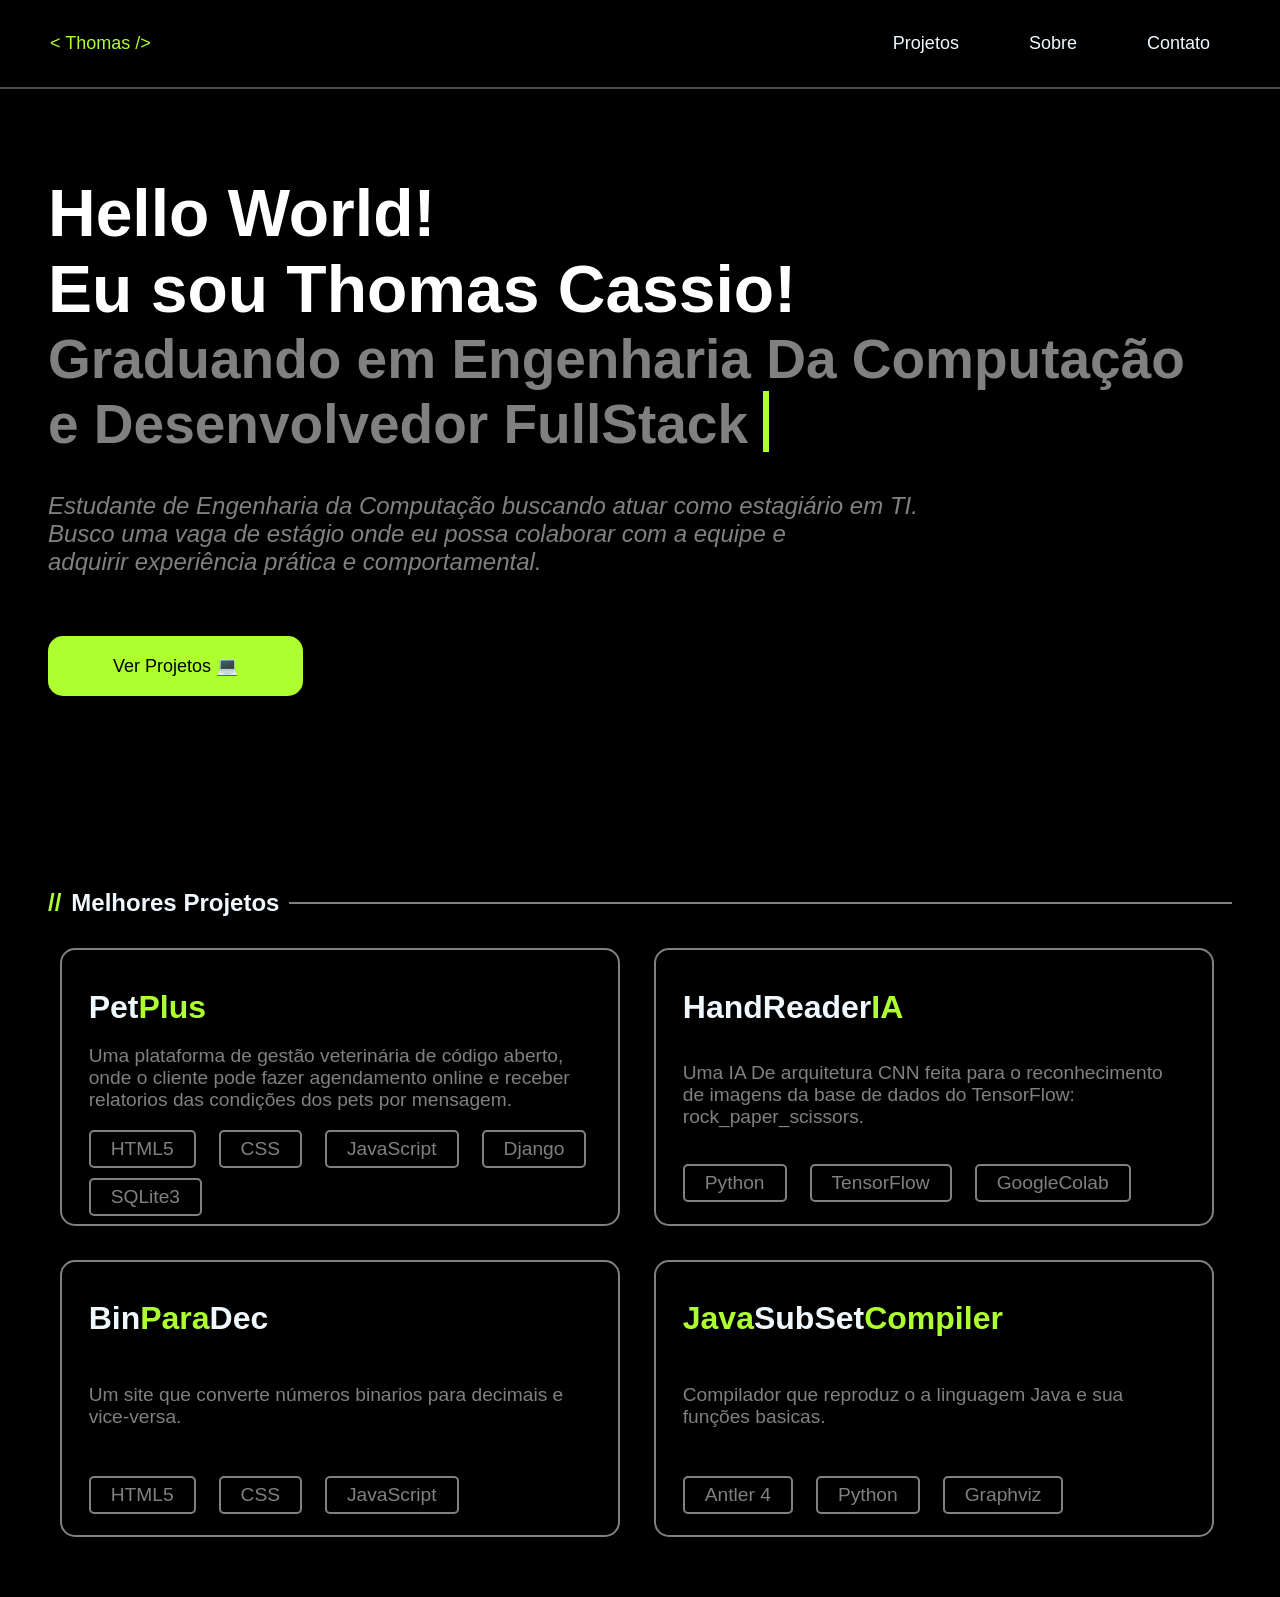
<file: pages/index.html>
<!DOCTYPE html>
<html lang="en">
<head>
    <meta charset="UTF-8">
    <meta name="viewport" content="width=device-width, initial-scale=1.0">
    <link rel="stylesheet" href="../css/index-style.css">
    <title>Document</title>
</head>
<body>
    <div id="header"></div>    

    <div class="titulo" id="titulo">
        <h1> 
            <span style="color: white; font-size: larger;"> 
                Hello World! <br> Eu sou Thomas Cassio!
            </span> 
            <br>
            Graduando em Engenharia Da Computação<br> e Desenvolvedor FullStack
            <span class="terminal-line"></span>
        </h1>

        <p>
            Estudante de Engenharia da Computação buscando atuar como estagiário em TI.
            <br> Busco uma vaga de estágio onde eu possa colaborar com a equipe e
            <br> adquirir experiência prática e comportamental.
        </p>

        <a href="#blocosDeProjeto">
            <button id="works-button" class="works-button">
                <p>Ver Projetos 💻</p>
            </button>
        </a>

    </div>

    <section>
        <h2>
            <span style="color: greenyellow; margin-right: 10px;">//</span>
            Melhores Projetos
            <span class="barraBranca"> </span>
        </h2>

        <div class="blocosDeProjeto" id="blocosDeProjeto">
            <div class="projeto">
                <a href="https://github.com/Thomas5109/PetPlus">
                    <h2>Pet
                        <spam style="color: greenyellow;">
                            Plus
                        </spam>
                    </h2>
                    <p>Uma plataforma de gestão veterinária de código aberto, onde o cliente pode fazer agendamento online e receber relatorios das condições dos pets por mensagem.</p>
                
                    <div class="containerTec">
                        <p>HTML5</p>
                        <p>CSS</p>
                        <p>JavaScript</p>    
                        <p>Django</p>    
                        <p>SQLite3</p>
                    </div>
                </a>
            </div>
            
            
            <div class="projeto">
                <a href="https://github.com/Thomas5109/Hand-Reader-IA">
                    <h2>HandReader
                        <spam style="color: greenyellow;">
                            IA
                        </spam>
                    </h2>
                    <p>Uma IA De arquitetura CNN feita para o reconhecimento de imagens da base de dados do TensorFlow: rock_paper_scissors.</p>
                
                    <div class="containerTec">
                        <p>Python</p>
                        <p>TensorFlow</p>
                        <p>GoogleColab</p>    
                    </div>
                </a>
            </div>

            <div class="projeto">
                <a href="https://github.com/Thomas5109/BinParaDec">
                    <h2>Bin
                        <spam style="color: greenyellow;">
                            Para
                        </spam>
                        Dec
                    </h2>
                    <p>Um site que converte números binarios para decimais e vice-versa.</p>
                    
                    <div class="containerTec">
                        <p>HTML5</p>
                        <p>CSS</p>
                        <p>JavaScript</p>    
                    </div>
                </a>
            </div>

            <div class="projeto">
                <a href="https://github.com/Thomas5109/JavaSubSet-compiler">
                    <h2>
                        <spam style="color: greenyellow;">
                            Java
                        </spam>
                        SubSet
                        <spam style="color: greenyellow;">
                            Compiler
                        </spam>
                    </h2>
                    <p>Compilador que reproduz o a linguagem Java e sua funções basicas.</p>
    
                    <div class="containerTec">
                        <p>Antler 4</p>
                        <p>Python</p>
                        <p>Graphviz</p>
                    </div>
                </a>
            </div>
        </div>

    </section>

<script src="../scripts/frame.js"></script>
</body>
</html>
</file>
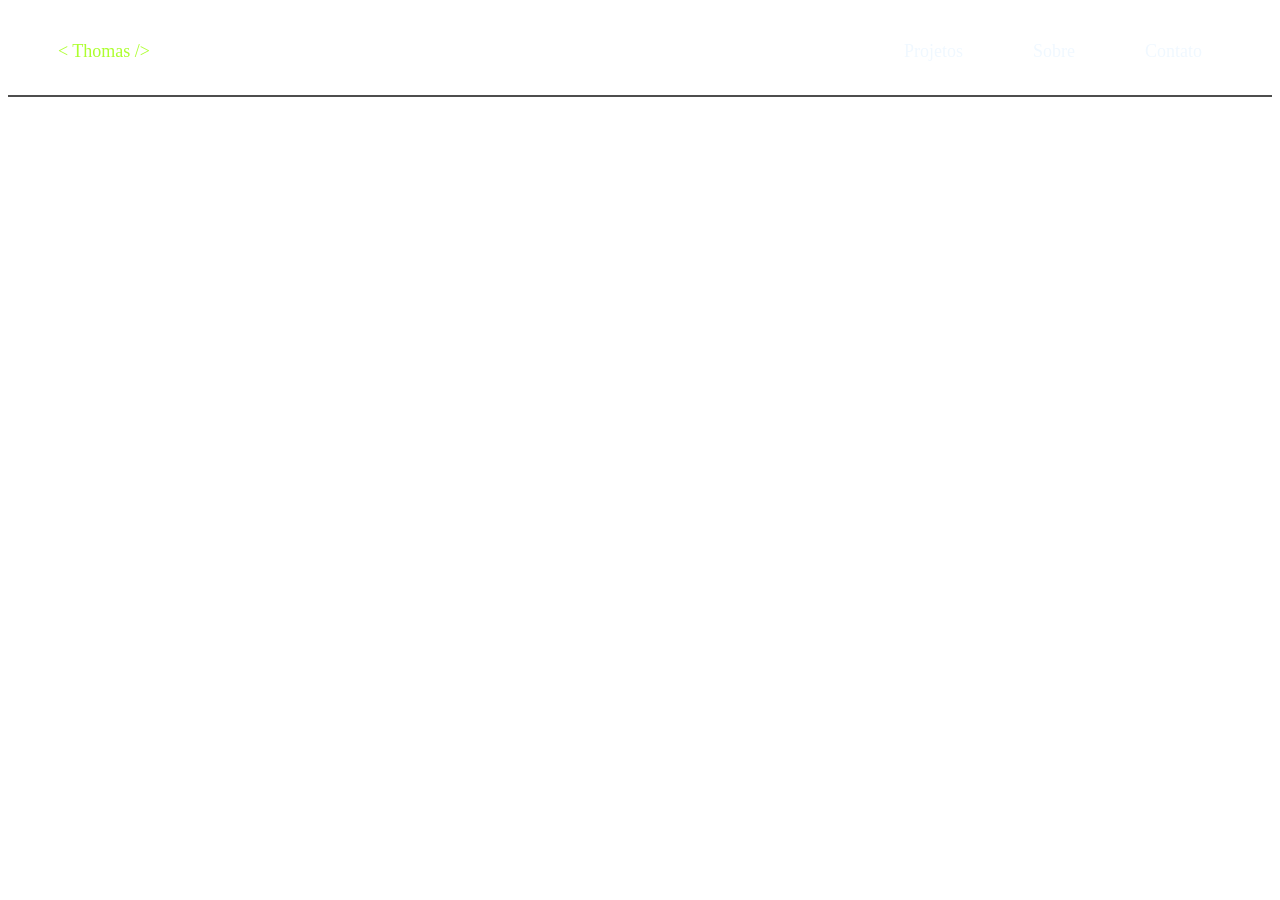
<file: pages/header.html>
<!DOCTYPE html>
<html lang="en">
<head>
    <meta charset="UTF-8">
    <meta name="viewport" content="width=device-width, initial-scale=1.0">
    <title>Document</title>
    <link rel="stylesheet" href="../css/header-style.css">
</head>
<body>
    <header>
        <p style="color: greenyellow; font-size: large;"> < Thomas />
        </p>
        
        <div class="header-links">
            <ul>
                <li>
                    <a href="#blocosDeProjeto">
                        Projetos
                    </a>
                </li>
                <li>
                    <a href="https://github.com/Thomas5109">
                        Sobre
                    </a>
                </li>
                <li>
                    <a href="https://www.linkedin.com/in/thomas-cassio-94693132b/">
                        Contato
                    </a>
                </li>
            </ul>
        </div>
    </header>
    
</body>
</html>
</file>
<file: css/index-style.css>
*   {
    font-family: 'Trebuchet MS', sans-serif;
    color: aliceblue;
}

body    {
    background-color: black;
    color: aliceblue;
    margin: 0 auto;
}

.titulo {
    margin-top: 3%;
    padding: 48px;
}

.terminal-line {
    display: inline-block;
    width: 6px;
    height: 1.1em;

    background-color: greenyellow;

    vertical-align: -0.15em;

    animation: terminalBlink 0.8s infinite steps(1);
}

@keyframes terminalBlink {
    0%, 50% {
        background-color: greenyellow;
    }

    51%, 100% {
        background-color: black;
    }
}

.titulo h1  {
    font-size: 55px;

    margin-top: auto;
    margin-bottom: 1%;

    display: inline-block;
    color:  gray;
}

.titulo p  {
    font-size: x-large;
    font-style: oblique;

    color:  gray;
}

.works-button {
    margin-top: 3%;
    
    padding-right: 65px;
    padding-left: 65px;
    border-radius: 15px;
    
    background-color: greenyellow;
    border-style: hidden;
}

.works-button p {
    font-size: 18px;
    font-style:normal;

    color: black;
    text-align: center;
}

section {
    background-color: black;
    margin-top: 6%;
    padding: 48px;
}

.projeto a  {
    display: flex;
    flex-direction: column;
    
    height: 100%;
    width: 100%;

    text-decoration: none;

    color: inherit;
}


section h2 {
    display: flex;
    align-items: center;
    width: 100%;
}

section h2 .barraBranca {
    background-color: gray;
    margin-left: 10px;
    height: 2px;
    width: 10px;
    flex: 1
}

.blocosDeProjeto    {
    display: flex;
    flex-wrap: wrap;
    gap: 10px;

}

.projeto  {
    border: 2px solid gray;
    border-radius: 15px;

    width: 45%;
    height: 250px;
    
    margin: 1%;
    padding: 1%;

    display: flex;
    flex-direction: column;

    transition: transform 0.3s ease, box-shadow 0.3s ease, border-color 0.3s ease;
}

.projeto:hover {
    transform: translateY(-10px);

    box-shadow: 0 10px 25px rgba(173, 255, 47, 0.3);

    border-color: greenyellow;
}

.projeto h2  {
    margin-left: 15px;
    font-size: xx-large;
    margin-bottom: auto;
}

.projeto p {
    margin-left: 15px;
    margin-right: 15px;
    color: gray;
    font-size:larger;
}

.containerTec   {
    display: flex;
    flex-wrap: wrap;
    margin-right: auto;

    margin-top: auto;
}

.containerTec p {
    margin-top: auto;
    margin-bottom: 10px;
    margin-right: 8px;

    padding: 6px;
    padding-left: 20px;
    padding-right: 20px;
    
    border: 2px solid gray;
    border-radius: 5px;
}
</file>
<file: css/header-style.css>
#header {
    position: sticky;
    top: 0;
    z-index: 1000;
    background-color: black;
}

header  {
    padding-left: 50px;
    padding-right: 50px;
    padding-top: 15px;
    padding-bottom: 15px;
    
    display: flex;
    align-items: center;
    justify-content: space-between;
    
    box-sizing: border-box;

    border-bottom-style: solid;
    border-bottom-color: rgb(77, 77, 77);
    border-bottom-width: 2px;
}

.header-links   {
    display: flex;

    gap: 70px;

    padding-left: 20px;
    padding-right: 20px;
}

header ul  {
    display: flex;
    gap: 70px;
}

ul li  {
    
    list-style: none;
}

ul li a {
    font-size: large;
    text-decoration: none;
    color: aliceblue;
}
</file>
